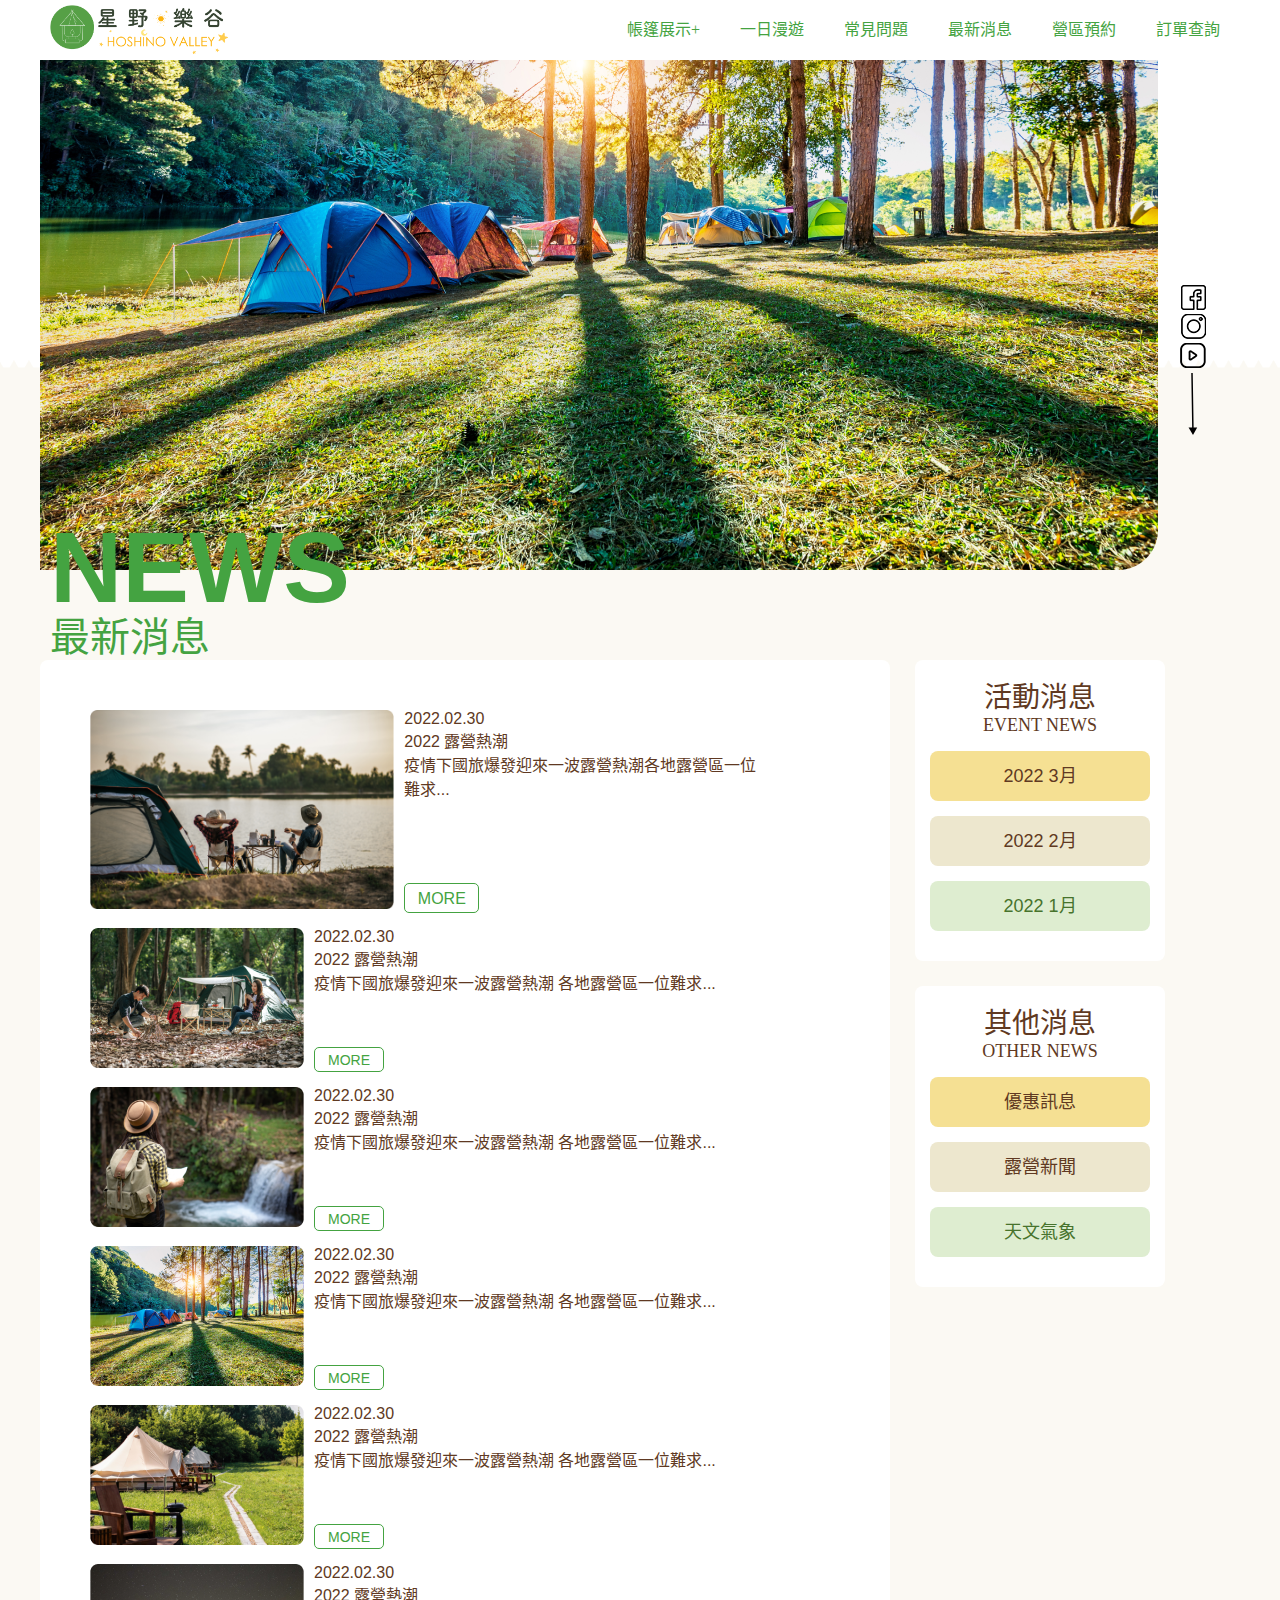
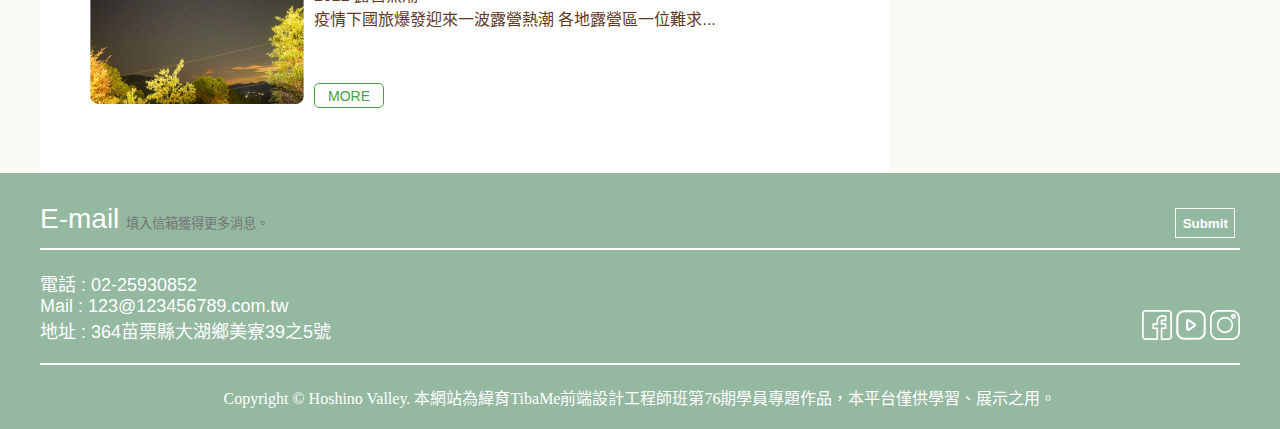
<file: news.html>
<!DOCTYPE html>
<html lang="zh-tw">

<head>
    <meta charset="UTF-8">
    <meta http-equiv="X-UA-Compatible" content="IE=edge">
    <meta name="viewport" content="width=device-width, initial-scale=1.0">
    <title>最新消息</title>
    <link rel="stylesheet" href="https://cdnjs.cloudflare.com/ajax/libs/font-awesome/6.1.1/css/all.min.css"
        integrity="sha512-KfkfwYDsLkIlwQp6LFnl8zNdLGxu9YAA1QvwINks4PhcElQSvqcyVLLD9aMhXd13uQjoXtEKNosOWaZqXgel0g=="
        crossorigin="anonymous" referrerpolicy="no-referrer" />
    <link rel="stylesheet" href="css/common.css">
    <link rel="stylesheet" href="css/news.css">



</head>

<body>

    <!--header-->
    <div class="wrapper">
        <nav>
            <a href="index.html"><img class="nav_logo" src="img/logo-02.png" alt=""></a>
            <!-- 漢堡 -->
            <button class="hamburger hamburger--vortex is-active" type="button">
                <span class="hamburger-box ">
                  <span class="hamburger-inner"></span>
                </span>
              </button>
            <!-- <i class="fa-solid fa-bars" id="ham"></i> -->

            <!-- 導覽列的右邊 -->
            <ul class="nav_ul">
                <li>
                    <a>帳篷展示+</a>
                    <!-- 子選單 -->
                    <ol>
                        <li><a href="tent.html">露營車</a></li>
                        <li><a href="tent.html">豪華帳篷</a></li>
                        <li><a href="tent.html">普通帳篷</a></li>
                    </ol>
                </li>
                <li><a href="oneday.html">一日漫遊</a></li>
                <!-- <li><a href="traffic.html">交通指南</a></li> -->
                <li><a href="qanda.html">常見問題</a></li>
                <li><a href="news.html">最新消息</a></li>
                <li><a href="reserve.html">營區預約</a></li>
                <li><a href="oder_check.html">訂單查詢</a></li>

            </ul>
        </nav>
    </div>
    <!--header-->
    <!-- banner -->
    <div class="wave_banner_up">
        <div class="main_banner">

            <div class="left_banner">
                <h2>NEWS</h2>
                <h3>最新消息</h3>

            </div>
            <div class="right_banner">

                <div class="right_icon">

                    <a href=""><img src="img/facebook_small.png" alt=""></a>

                    <a href=""><img src="img/instagram_small.png" alt=""></a>

                    <a href=""><img src="img/youtube_small.png" alt=""></a>

                    <img src="img/Arrow 3.svg" alt="">
                </div>

            </div>

        </div>
        <!-- banner -->
        <!-- 消息內容 -->
        <div class="news_1200">
            <div class="news_flex">
                <!-- 左半邊 -->
                <a style="color:#603922" href="">
                    <div class="news_left">
                        <div class="news_bg">
                            <img style="width:100%" src="img/news_big1.png" alt="">
                            <div class="big_txt">
                                <h3>2022.02.30</h3>
                                <h2>2022 露營熱潮</h2>
                                <p>疫情下國旅爆發迎來一波露營熱潮各地露營區一位難求...</p>
                                <a class="news_btn" href="">MORE</a>
                            </div>
                        </div>
                </a>
                <a style="color:#603922" href="">
                    <div class="news_small only">
                        <img src="img/news_sm1.png" alt="">
                        <div class="sm_txt">
                            <h3>2022.02.30</h3>
                            <h2>2022 露營熱潮</h2>
                            <p>疫情下國旅爆發迎來一波露營熱潮
                                各地露營區一位難求...
                            </p>
                            <a class="news_btn sm_btn" href="">MORE</a>
                        </div>
                    </div>
                </a>

                <a style="color:#603922" href="">
                    <div class="news_small only">
                        <img src="img/news_sm4.png" alt="">
                        <div class="sm_txt">
                            <h3>2022.02.30</h3>
                            <h2>2022 露營熱潮</h2>
                            <p>疫情下國旅爆發迎來一波露營熱潮
                                各地露營區一位難求...
                            </p>
                            <a class="news_btn sm_btn" href="">MORE</a>
                        </div>
                    </div>
                </a>
                <a style="color:#603922" href="">
                    <div class="news_small lost">
                        <img src="img/news_sm3.png" alt="">
                        <div class="sm_txt">
                            <h3>2022.02.30</h3>
                            <h2>2022 露營熱潮</h2>
                            <p>疫情下國旅爆發迎來一波露營熱潮
                                各地露營區一位難求...
                            </p>
                            <a class="news_btn sm_btn" href="">MORE</a>
                        </div>
                    </div>
                </a>
                <a style="color:#603922" href="">
                    <div class="news_small lost">
                        <img src="img/news_sm2.png" alt="">
                        <div class="sm_txt">
                            <h3>2022.02.30</h3>
                            <h2>2022 露營熱潮</h2>
                            <p>疫情下國旅爆發迎來一波露營熱潮
                                各地露營區一位難求...
                            </p>
                            <a class="news_btn sm_btn" href="">MORE</a>
                        </div>
                    </div>
                </a>
                <a style="color:#603922" href="">
                    <div class="news_small lost">
                        <img src="img/news_sm5.png" alt="">
                        <div class="sm_txt">
                            <h3>2022.02.30</h3>
                            <h2>2022 露營熱潮</h2>
                            <p>疫情下國旅爆發迎來一波露營熱潮
                                各地露營區一位難求...
                            </p>
                            <a class="news_btn sm_btn" href="">MORE</a>
                        </div>
                    </div>
                </a>



            </div>
            <!-- 右半邊 -->
            <div class="news_right_col">
                <div class="event_news card">
                    <h3>活動消息</h3>
                    <h4>EVENT NEWS</h4>
                    <a class="btn event1" href="">2022 3月</a>
                    <a class="btn event2" href="">2022 2月</a>
                    <a class="btn event3" href="">2022 1月</a>
                </div>
                <div class="other_news card">
                    <h3>其他消息</h3>
                    <h4>OTHER NEWS</h4>
                    <a class="btn other1" href="">優惠訊息</a>
                    <a class="btn other2" href="">露營新聞</a>
                    <a class="btn other3" href="">天文氣象</a>
                </div>
            </div>
        </div>
    </div>
    <!-- 消息內容 -->



    </div>
    <!-- footer -->
    <footer>
        <div class="email">
            <form action="">
                <label for="" class="mail-1">E-mail</label>
                <input name="user_name" placeholder="填入信箱獲得更多消息。" class="mail-2">
                <input type="submit" class="email-btn">
            </form>
            <div class="line"></div>
        </div>

        <div class="footer_txt">
            <div class="footer_txt_up">
                <div class="footer_left">
                    <p>電話 : 02-25930852 <br>
                        Mail : 123@123456789.com.tw <br>
                        地址 : 364苗栗縣大湖鄉美寮39之5號</p>
                </div>
                <div class="footer_right">
                    <a href=""><img src="img/facebook.png" alt=""></a>
                    <a href=""><img src="img/youtube.png" alt=""></a>
                    <a href=""><img src="img/ig.png" alt=""></a>
                </div>
            </div>

            <div class="copyright">
                <div class="line"></div>
                <p>
                    Copyright © Hoshino Valley.
                    本網站為緯育TibaMe前端設計工程師班第76期學員專題作品，本平台僅供學習、展示之用。
                </p>
            </div>
        </div>


    </footer>
    <script src="https://cdnjs.cloudflare.com/ajax/libs/jquery/3.6.0/jquery.js"></script>

    <script src="JS/common.js"></script>
    <!-- footer -->


</body>
</file>
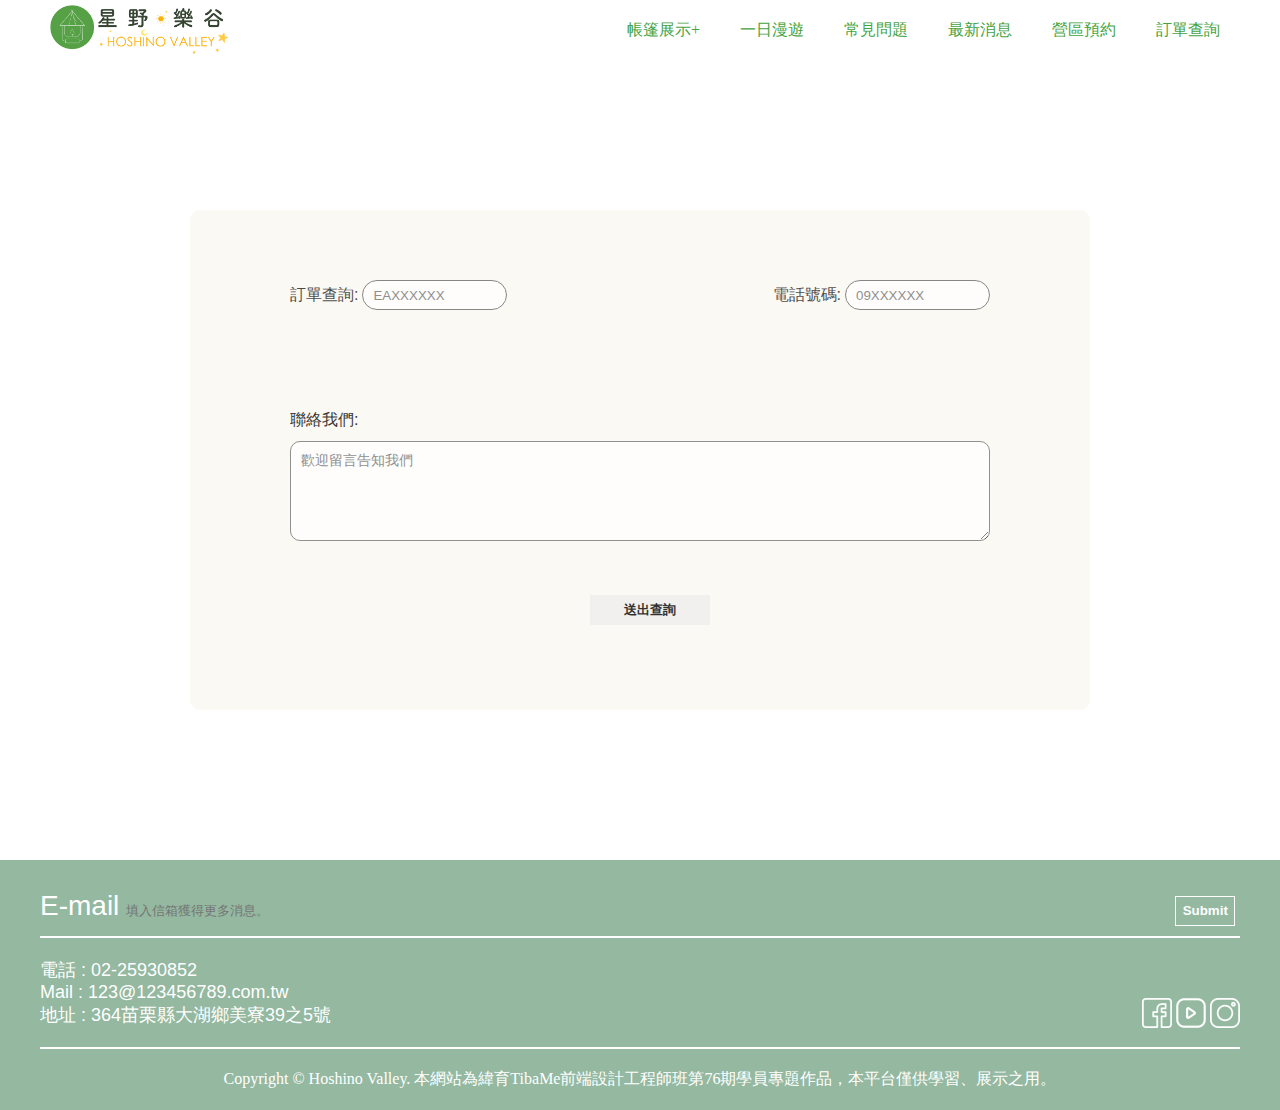
<file: oder_check.html>
<!DOCTYPE html>
<html lang="en">

<head>
    <meta charset="UTF-8">
    <meta http-equiv="X-UA-Compatible" content="IE=edge">
    <meta name="viewport" content="width=device-width, initial-scale=1.0">
    <title>訂單查詢</title>
    <link rel="stylesheet" href="https://cdnjs.cloudflare.com/ajax/libs/font-awesome/6.1.1/css/all.min.css"
        integrity="sha512-KfkfwYDsLkIlwQp6LFnl8zNdLGxu9YAA1QvwINks4PhcElQSvqcyVLLD9aMhXd13uQjoXtEKNosOWaZqXgel0g=="
        crossorigin="anonymous" referrerpolicy="no-referrer" />
    <link rel="stylesheet" href="css/common.css">
    <link rel="stylesheet" href="css/oder_check.css">

</head>

<body>
    <!-- 導覽列 -->
    <div class="wrapper">
        <nav>
            <a href="index.html"><img class="nav_logo" src="img/logo-02.png" alt=""></a>
            <!-- 漢堡 -->
            <button class="hamburger hamburger--vortex is-active" type="button">
                <span class="hamburger-box ">
                  <span class="hamburger-inner"></span>
                </span>
              </button>
            <!-- <i class="fa-solid fa-bars" id="ham"></i> -->
            <!-- 導覽列的右邊 -->
            <ul class="nav_ul">
                <li>
                    <a>帳篷展示+</a>
                    <!-- 子選單 -->
                    <ol>
                        <li><a href="tent.html">露營車</a></li>
                        <li><a href="tent.html">豪華帳篷</a></li>
                        <li><a href="tent.html">普通帳篷</a></li>

                    </ol>
                </li>
                <li><a href="oneday.html">一日漫遊</a></li>
                <!-- <li><a href="traffic.html">交通指南</a></li> -->
                <li><a href="qanda.html">常見問題</a></li>
                <li><a href="news.html">最新消息</a></li>
                <li><a href="reserve.html">營區預約</a></li>
                <li><a href="oder_check.html">訂單查詢</a></li>

            </ul>


        </nav>
        <!-- 訂單查詢 -->
    </div>
    <!-- 中間內容 -->
    <div class="w1200bg">
        <div class="w1200">
            <form class="main_check_up" action="">
                <div class="oder">
                    <label for="" class="oder_search">訂單查詢:</label>
                    <input name="oder_name" placeholder="EAXXXXXX" class="oder_num">
                </div>
                <div class="tel">
                    <label for="" class="oder_tel">電話號碼:</label>
                    <input name="oder_tel-2" placeholder="09XXXXXX" class="oder_tel-3">
                </div>
            </form>
            <form action="">
                <div class="main_check_down">
                    <div class="contact_us">
                        <label for="" class="contact_us_1">聯絡我們:</label>
 <textarea name="" id="" cols="30" rows="10"  placeholder="歡迎留言告知我們" ></textarea>
                        <input type="submit" value="送出查詢" class="submit_btn">


                    </div>
                </div>
            </form>

        </div>
    </div>



    <!-- <input type="submit" class="email-btn"> -->

      <!-- footer -->
      <footer>
        <div class="email">
            <form action="">
                <label for="" class="mail-1">E-mail</label>
                <input name="user_name" placeholder="填入信箱獲得更多消息。" class="mail-2">
                <input type="submit" class="email-btn">
            </form>
            <div class="line"></div>
        </div>

        <div class="footer_txt">
            <div class="footer_txt_up">
                <div class="footer_left">
                    <p>電話 : 02-25930852 <br>
                        Mail : 123@123456789.com.tw <br>
                        地址 : 364苗栗縣大湖鄉美寮39之5號</p>
                </div>
                <div class="footer_right">
                    <a href=""><img src="img/facebook.png" alt=""></a>
                    <a href=""><img src="img/youtube.png" alt=""></a>
                    <a href=""><img src="img/ig.png" alt=""></a>
                </div>
            </div>

            <div class="copyright">
                <div class="line"></div>
                <p>
                    Copyright © Hoshino Valley.
                    本網站為緯育TibaMe前端設計工程師班第76期學員專題作品，本平台僅供學習、展示之用。
                </p>
            </div>
        </div>
    </footer>


    <script src="https://cdnjs.cloudflare.com/ajax/libs/jquery/3.6.0/jquery.js"></script>
<script src="JS/common.js"></script>

</body>

</html>
</file>
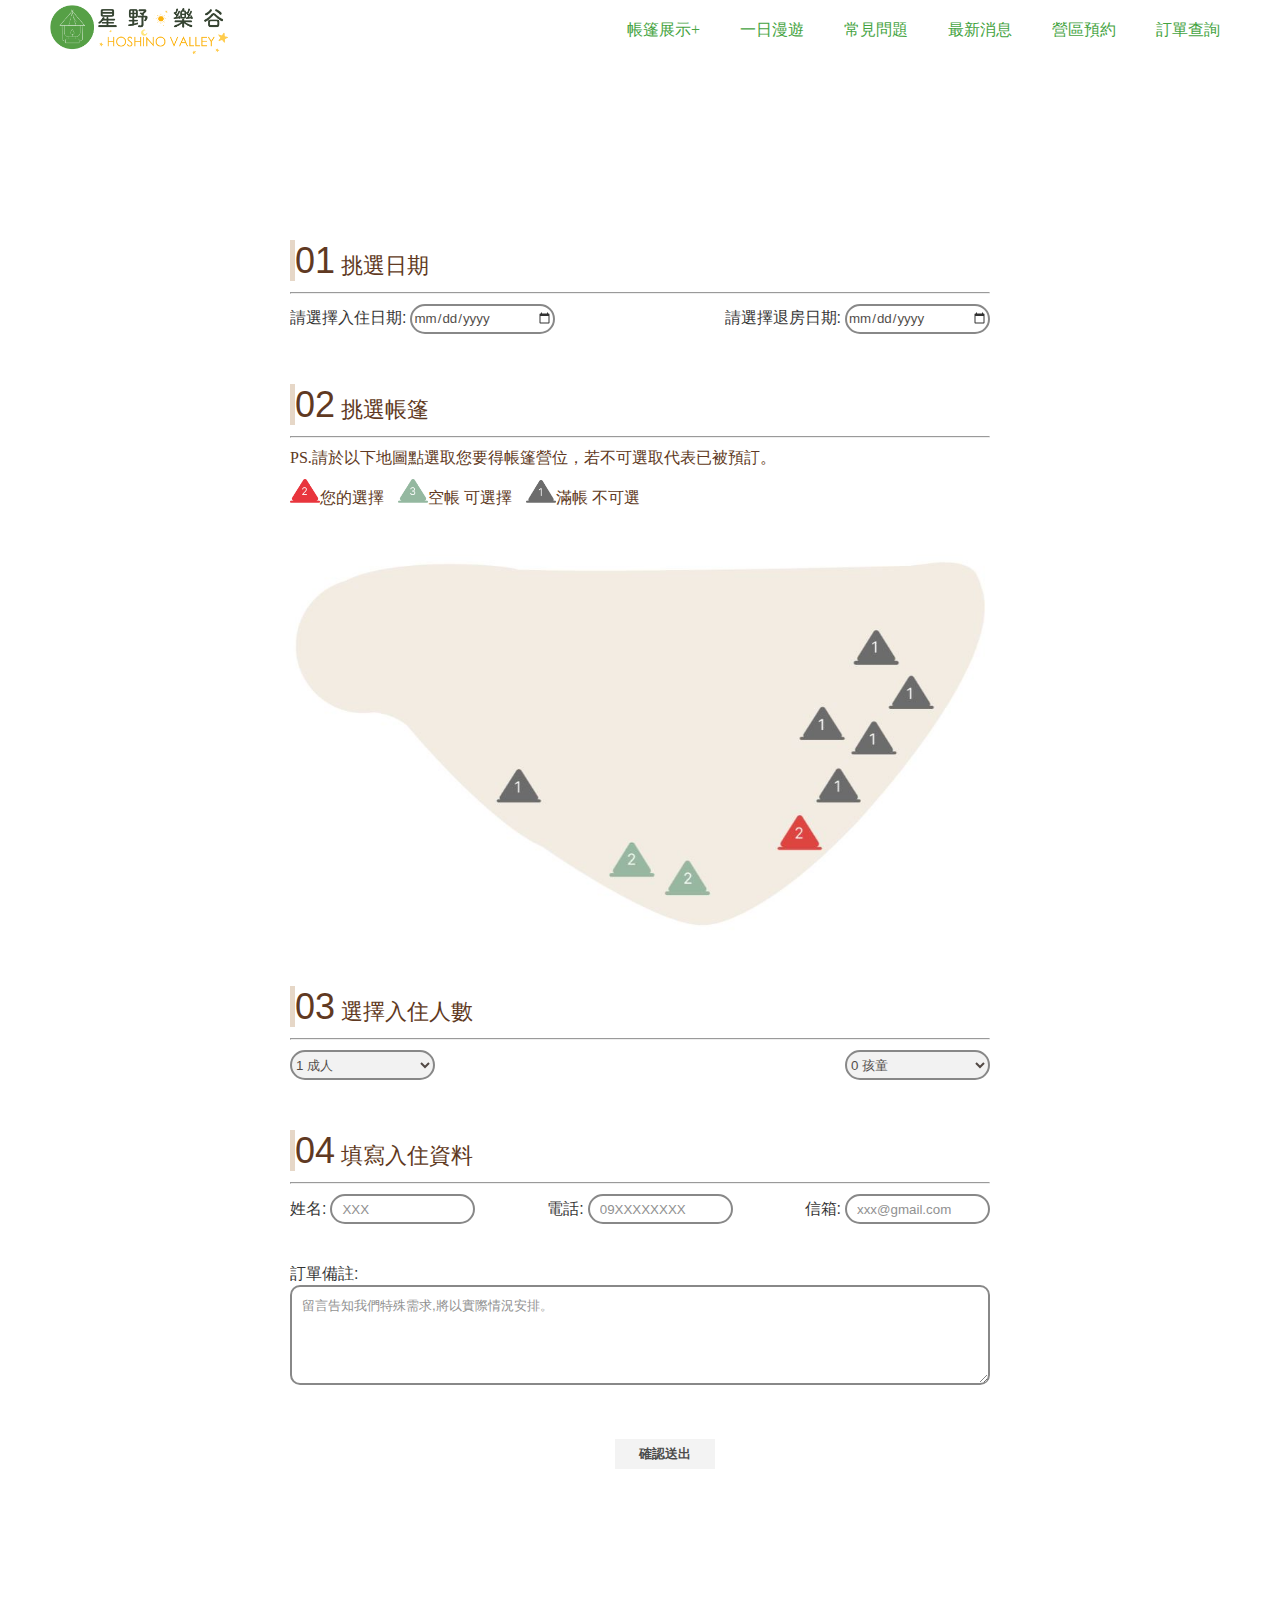
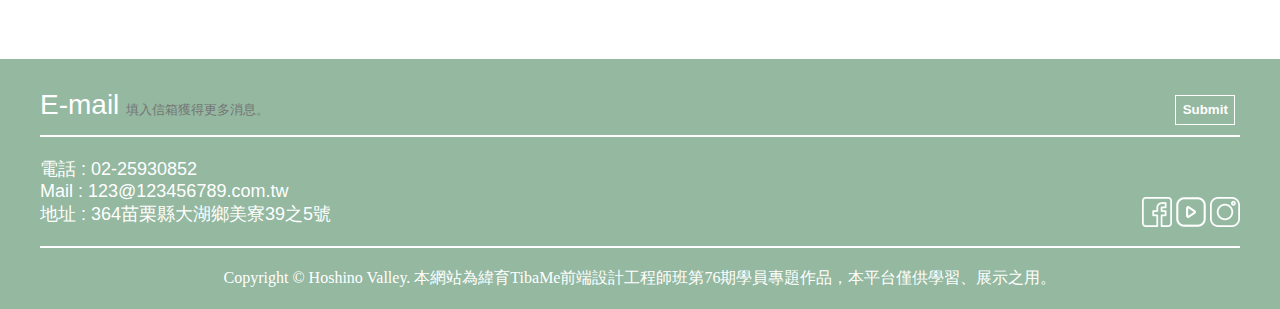
<file: reserve.html>
<!DOCTYPE html>
<html lang="en">

<head>
    <meta charset="UTF-8">
    <meta http-equiv="X-UA-Compatible" content="IE=edge">
    <meta name="viewport" content="width=device-width, initial-scale=1.0">
    <title>預約帳篷</title>
    <link rel="stylesheet" href="https://cdnjs.cloudflare.com/ajax/libs/font-awesome/6.1.1/css/all.min.css"
        integrity="sha512-KfkfwYDsLkIlwQp6LFnl8zNdLGxu9YAA1QvwINks4PhcElQSvqcyVLLD9aMhXd13uQjoXtEKNosOWaZqXgel0g=="
        crossorigin="anonymous" referrerpolicy="no-referrer" />
    <link rel="stylesheet" href="css/common.css">
    <link rel="stylesheet" href="css/reserve.css">
</head>

<body>
    <!-- 導覽列 -->
    <div class="wrapper">
        <nav>
            <a href="index.html"><img class="nav_logo" src="img/logo-02.png" alt=""></a>
            <!-- 漢堡 -->
            <button class="hamburger hamburger--vortex is-active" type="button">
                <span class="hamburger-box ">
                  <span class="hamburger-inner"></span>
                </span>
              </button>
            <!-- <i class="fa-solid fa-bars" id="ham"></i> -->
            <!-- 導覽列的右邊 -->
            <ul class="nav_ul">
                <li>
                    <a>帳篷展示+</a>
                    <!-- 子選單 -->
                    <ol>
                        <li><a href="tent.html">露營車</a></li>
                        <li><a href="tent.html">豪華帳篷</a></li>
                        <li><a href="tent.html">普通帳篷</a></li>

                    </ol>
                </li>
                <li><a href="oneday.html">一日漫遊</a></li>
                <!-- <li><a href="traffic.html">交通指南</a></li> -->
                <li><a href="qanda.html">常見問題</a></li>
                <li><a href="news.html">最新消息</a></li>
                <li><a href="reserve.html">營區預約</a></li>
                <li><a href="oder_check.html">訂單查詢</a></li>


            </ul>


        </nav>
        <!-- 訂單查詢 -->
    </div>
    <!-- 中間內容 -->
    <div class="w1200bg">
        <!-- 入住資料填寫 -->
        <div class="w1200">
            <!-- 入住時間 -->
            <div class="check_time">
                <h2 class="title"> <span>01</span> 挑選日期</h2>
                <hr>
                <!-- 入住日期 -->
                <form action="">
                    <div class="check_in">
                        <label for="" class="oder_search">請選擇入住日期:</label>
                        <input type="date" name="checkin_data" class="date" placeholder="年/月/日">
                    </div>

                    <!-- 退房日期 -->
                    <div class="check_out">
                        <label for="" class="oder_search">請選擇退房日期:</label>
                        <input type="date" name="checkout_data" class="date" placeholder="年/月/日">

                    </div>
                </form>
            </div>
            <!-- 選擇帳篷 -->

            <h2 class="title"> <span>02</span> 挑選帳篷</h2>
            <hr>
            <div class="ps">PS.請於以下地圖點選取您要得帳篷營位，若不可選取代表已被預訂。</div>
            <span class="chose_txt"><img src="img/2.png" alt="">您的選擇</span>
            <span class="chose_txt"><img src="img/3.png" alt="">空帳 可選擇</span>
            <span class="chose_txt"><img src="img/1.png" alt="">滿帳 不可選</span>



            <img class="tent_chose" src="img/tent_chose.JPG" alt="">
            <!-- 入住人數 -->


            <h2 class="title"> <span>03</span> 選擇入住人數</h2>
            <hr>
            <div class="tent_people">

                <select name="num" class="adult">

                    <option value="1" selected="">1 成人</option>
                    <option value="2">2 成人</option>
                    <option value="3">3 成人</option>
                    <option value="4">4 成人</option>
                </select>

                <select name="num" class="child">
                    <option value="1" selected="">0 孩童</option>
                    <option value="2">1 孩童</option>
                    <option value="3">2 孩童</option>
                    <option value="4">3 孩童</option>
                </select>
            </div>

            <!-- 填寫入住資料 -->
            <h2 class="title"> <span>04</span> 填寫入住資料</h2>
            <hr>
            <form class="main_check_up" action="">
                <div class="oder">
                    <label for="" class="oder_search">姓名:</label>
                    <input name="oder_name" placeholder="XXX" class="oder_name2">
                </div>
                <div class="tel">
                    <label for="" class="oder_tel">電話:</label>
                    <input name="oder_tel-2" placeholder="09XXXXXXXX" class="oder_tel-3">
                </div>

                <div class="mail">
                    <label for="" class="oder_mail">信箱:</label>
                    <input name="oder_mail-2" placeholder="xxx@gmail.com" class="oder_mail-3">
                </div>
            </form>
            <form action="">
                <div class="main_check_down">
                    <div class="contact_us">
                        <label for="" class="contact_us_1">訂單備註:</label>
                        <br>
                        <textarea name="" id="" cols="30" rows="10" placeholder="留言告知我們特殊需求,將以實際情況安排。"></textarea>

                    </div>
                </div>
            </form>
            <input type="submit" value="確認送出" class="submit_btn">

        </div>
    </div>



    <!-- <input type="submit" class="email-btn"> -->

    <!-- footer -->
    <footer>
        <div class="email">
            <form action="">
                <label for="" class="mail-1">E-mail</label>
                <input name="user_name" placeholder="填入信箱獲得更多消息。" class="mail-2">
                <input type="submit" class="email-btn">
            </form>
            <div class="line"></div>
        </div>

        <div class="footer_txt">
            <div class="footer_txt_up">
                <div class="footer_left">
                    <p>電話 : 02-25930852 <br>
                        Mail : 123@123456789.com.tw <br>
                        地址 : 364苗栗縣大湖鄉美寮39之5號</p>
                </div>
                <div class="footer_right">
                    <a href=""><img src="img/facebook.png" alt=""></a>
                    <a href=""><img src="img/youtube.png" alt=""></a>
                    <a href=""><img src="img/ig.png" alt=""></a>
                </div>
            </div>

            <div class="copyright">
                <div class="line"></div>
                <p>
                    Copyright © Hoshino Valley.
                    本網站為緯育TibaMe前端設計工程師班第76期學員專題作品，本平台僅供學習、展示之用。
                </p>
            </div>
        </div>
    </footer>

    <script src="https://cdnjs.cloudflare.com/ajax/libs/jquery/3.6.0/jquery.js"></script>
<script src="JS/common.js"></script>
</body>

</html>
</file>
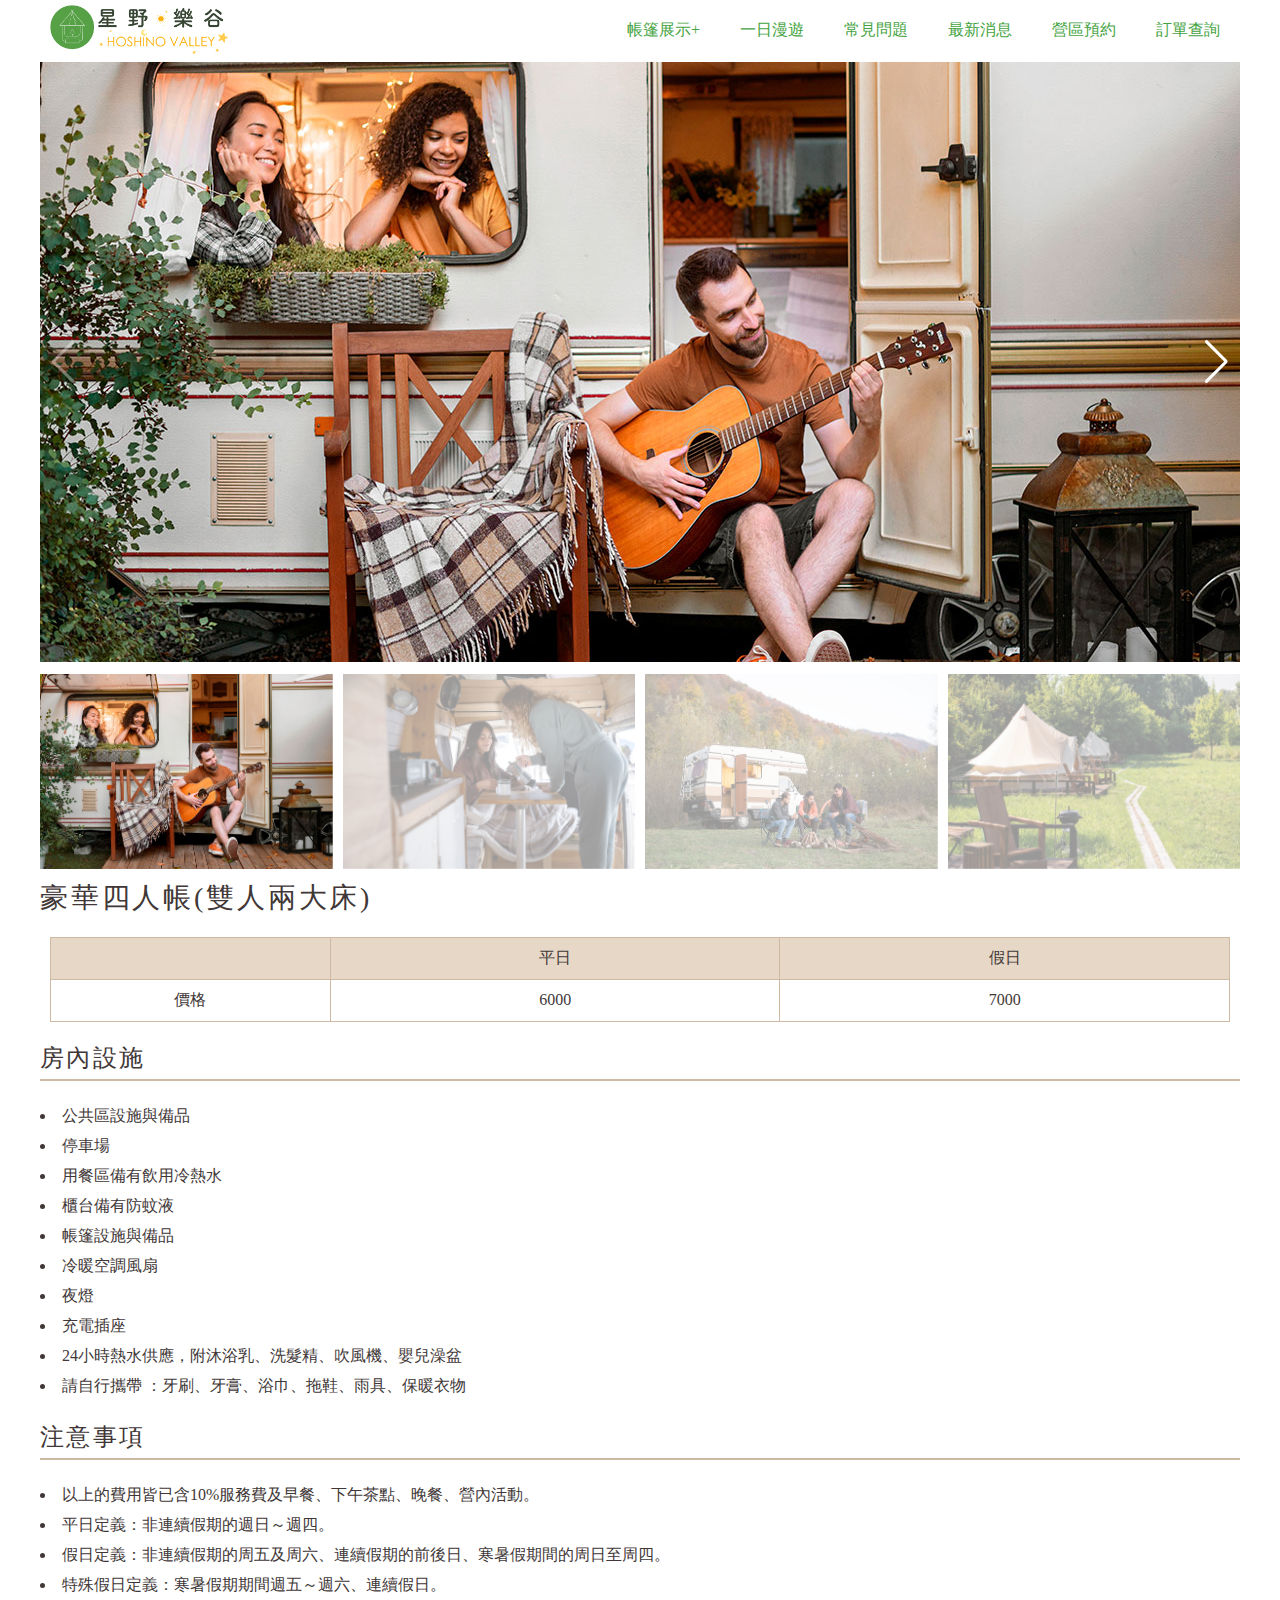
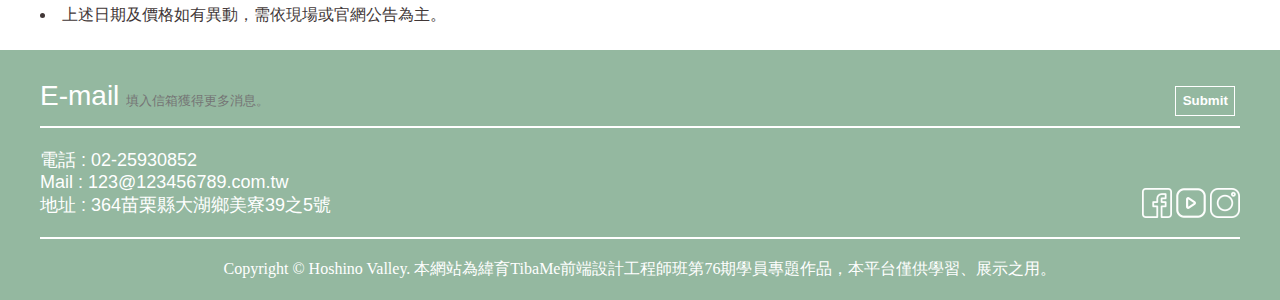
<file: tent.html>
<!DOCTYPE html>
<html lang="en">

<head>
    <meta charset="UTF-8">
    <meta http-equiv="X-UA-Compatible" content="IE=edge">
    <meta name="viewport" content="width=device-width, initial-scale=1.0">
    <title>帳篷展示</title>
    <link rel="stylesheet" href="https://unpkg.com/swiper@8/swiper-bundle.min.css" />
    <link rel="stylesheet" href="css/common.css">
    <link rel="stylesheet" href="css/tent.css">

</head>

<body>

    <!-- 最外層1200框 -->
    <div class="wrapper">
        <nav>
            <a href="index.html"><img class="nav_logo" src="img/logo-02.png" alt=""></a>
            <button class="hamburger hamburger--vortex is-active" type="button">
                <span class="hamburger-box ">
                    <span class="hamburger-inner"></span>
                </span>
            </button>
            <!-- 導覽列的右邊 -->
            <ul class="nav_ul">
                <li>
                    <a>帳篷展示+</a>
                    <!-- 子選單 -->
                    <ol>
                        <li><a href="tent.html">露營車</a></li>
                        <li><a href="tent.html">豪華帳篷</a></li>
                        <li><a href="tent.html">普通帳篷</a></li>

                    </ol>
                </li>
                <li><a href="oneday.html">一日漫遊</a></li>
                <!-- <li><a href="traffic.html">交通指南</a></li> -->
                <li><a href="qanda.html">常見問題</a></li>
                <li><a href="news.html">最新消息</a></li>
                <li><a href="reserve.html">營區預約</a></li>
                <li><a href="oder_check.html">訂單查詢</a></li>

            </ul>
        </nav>
    </div>
    <!-- 帳篷輪播banner -->

    <div class="main_bg_banner">
        <div class="tent_banner swiper mySwiper2"
            style="--swiper-navigation-color: #fff; --swiper-pagination-color: #fff">

            <!-- <img id="big_img" src="img/tent_img_big.jpg" alt=""> -->
            <div class="tent_pho_flex swiper-wrapper">
                <!-- <a href=""><img class="tent_arr_left" src="img/tent_arr_left.png" alt=""></a> -->
                <div class="swiper-slide">
                    <img id="sm_img1" src="img/tent_img_1.jpg" alt="">
                </div>
                <div class="swiper-slide">
                    <img id="sm_img2" src="img/tent_img_4.jpg" alt="">
                </div>
                <div class="swiper-slide">
                    <img id="sm_img3" src="img/tent_img_7.jpg" alt="">
                </div>
                <div class="swiper-slide">
                    <img id="sm_img4" src="img/tent_img_6.jpg" alt="">
                </div>
                <div class="swiper-slide">
                    <img id="sm_img4" src="img/tent_img_2.jpg" alt="">
                </div>
                <div class="swiper-slide">
                    <img id="sm_img4" src="img/tent_img_8.jpg" alt="">
                </div>
                <div class="swiper-slide">
                    <img id="sm_img4" src="img/tent_img_5.jpg" alt="">
                </div>
                <div class="swiper-slide">
                    <img id="sm_img4" src="img/tent_img_3.jpg" alt="">
                </div>
                <!-- <a href=""><img class="tent_arr_right" src="img/tent_arr_right.png" alt=""></a> -->
            </div>
            <div class="swiper-button-next"></div>
            <div class="swiper-button-prev"></div>
        </div>
        <div thumbsSlider="" class="swiper mySwiper">
            <div class="tent_pho_flex swiper-wrapper">
                <!-- <a href=""><img class="tent_arr_left" src="img/tent_arr_left.png" alt=""></a> -->
                <div class="swiper-slide">
                    <img id="sm_img1" src="img/tent_img_1.jpg" alt="">
                </div>
                <div class="swiper-slide">
                    <img id="sm_img2" src="img/tent_img_4.jpg" alt="">
                </div>
                <div class="swiper-slide">
                    <img id="sm_img3" src="img/tent_img_7.jpg" alt="">
                </div>
                <div class="swiper-slide">
                    <img id="sm_img4" src="img/tent_img_6.jpg" alt="">
                </div>
                <div class="swiper-slide">
                    <img id="sm_img4" src="img/tent_img_2.jpg" alt="">
                </div>
                <div class="swiper-slide">
                    <img id="sm_img4" src="img/tent_img_8.jpg" alt="">
                </div>
                <div class="swiper-slide">
                    <img id="sm_img4" src="img/tent_img_5.jpg" alt="">
                </div>
                <div class="swiper-slide">
                    <img id="sm_img4" src="img/tent_img_3.jpg" alt="">
                </div>
            </div>
        </div>
        <!-- 房間介紹 -->
        <div class="room_bg">
            <div class="room">
                <h3>豪華四人帳(雙人兩大床)</h3>
                <!-- 房價 -->
                <div class="room_price">
                    <table>
                        <thead>
                            <th></th>
                            <th>平日</th>
                            <th>假日</th>

                        </thead>
                        <tbody>
                            <tr>
                                <td>價格</td>
                                <td>6000</td>
                                <td>7000</td>
                            </tr>
                        </tbody>
                    </table>
                </div>
            </div>
        </div>

        <!-- 房內設施 -->
        <h4>房內設施</h4>
        <div class="room_line"></div>
        <div class="inroom">
            <ul class="inroom_ul">
                <li class="inroom_li">公共區設施與備品</li>
                <li class="inroom_li">停車場</li>
                <li class="inroom_li">用餐區備有飲用冷熱水</li>
                <li class="inroom_li">櫃台備有防蚊液</li>
                <li class="inroom_li">帳篷設施與備品</li>
                <li class="inroom_li">冷暖空調風扇</li>
                <li class="inroom_li">夜燈</li>
                <li class="inroom_li">充電插座</li>
                <li class="inroom_li">24小時熱水供應，附沐浴乳、洗髮精、吹風機、嬰兒澡盆</li>
                <li class="inroom_li">請自行攜帶 ：牙刷、牙膏、浴巾、拖鞋、雨具、保暖衣物</li>
            </ul>
        </div>

        <h4>注意事項</h4>
        <div class="room_line"></div>
        <div class="inroom">
            <ul class="inroom_ul">
                <li class="inroom_li">以上的費用皆已含10%服務費及早餐、下午茶點、晚餐、營內活動。
                </li>
                <li class="inroom_li">平日定義：非連續假期的週日～週四。</li>
                <li class="inroom_li">假日定義：非連續假期的周五及周六、連續假期的前後日、寒暑假期間的周日至周四。</li>
                <li class="inroom_li">特殊假日定義：寒暑假期期間週五～週六、連續假日。</li>
                <li class="inroom_li">上述日期及價格如有異動，需依現場或官網公告為主。</li>

            </ul>
        </div>
    </div>


    <!-- footer -->
    <footer>
        <div class="email">
            <form action="">
                <label for="" class="mail-1">E-mail</label>
                <input name="user_name" placeholder="填入信箱獲得更多消息。" class="mail-2">
                <input type="submit" class="email-btn">
            </form>
            <div class="line"></div>
        </div>

        <div class="footer_txt">
            <div class="footer_txt_up">
                <div class="footer_left">
                    <p>電話 : 02-25930852 <br>
                        Mail : 123@123456789.com.tw <br>
                        地址 : 364苗栗縣大湖鄉美寮39之5號</p>
                </div>
                <div class="footer_right">
                    <a href=""><img src="img/facebook.png" alt=""></a>
                    <a href=""><img src="img/youtube.png" alt=""></a>
                    <a href=""><img src="img/ig.png" alt=""></a>
                </div>
            </div>

            <div class="copyright">
                <div class="line"></div>
                <p>
                    Copyright © Hoshino Valley.
                    本網站為緯育TibaMe前端設計工程師班第76期學員專題作品，本平台僅供學習、展示之用。
                </p>
            </div>
        </div>
    </footer>
    <script src="https://cdnjs.cloudflare.com/ajax/libs/jquery/3.6.0/jquery.js"></script>
    <script src="https://unpkg.com/swiper@8/swiper-bundle.min.js"></script>
    <script src="JS/tent.js"></script>
    <script src="JS/common.js"></script>


</body>

</html>
</file>
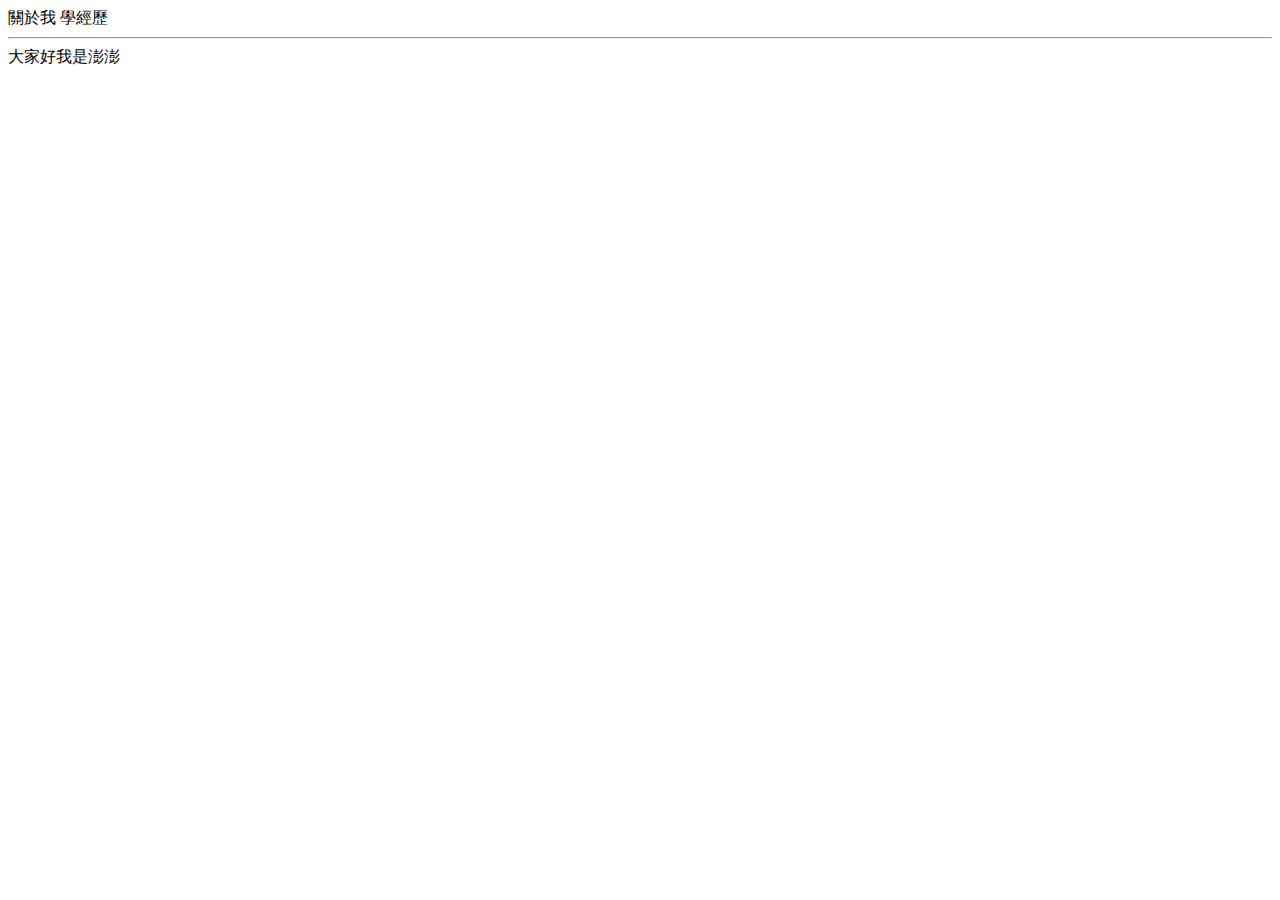
<file: test.html>
<!DOCTYPE html>
<html lang="en">

<head>
    <meta charset="UTF-8">
    <meta http-equiv="X-UA-Compatible" content="IE=edge">
    <meta name="viewport" content="width=device-width, initial-scale=1.0">
    <title>123</title>
    <script src="https://cdnjs.cloudflare.com/ajax/libs/jquery/3.6.0/jquery.js"></script>

    <style>
        .img {

            font-size: 30px;
            color: blue;
        }
    </style>
</head>

<body>

    <div>
        <span onclick="about()">關於我</span>
        <span onclick="school()">學經歷</span>

    </div>
    <hr>

    <div id="about">大家好我是澎澎</div>
    <div id="school" style="display: none;">我是心理系畢業的</div>


    <script>
        // function about(){
        //     let about = document.getElementById("about")
        //     let school = document.querySelector("#school")
        //     school.style.display="none";
        //     about.style.display="block";
         
        // }

        // function school(){
        //     let school = document.querySelector("#school");
        //    let about = document.querySelector("#about");
        // //    console.log(about);
        // about.style.display="none";
        // school.style.display="block";
        // }
    
function add(x,y){
    console.log(`相加為${x+y}分`);
    // return x+y
    let a= x+y

}

let total= add(40,60);
console.log(a);

    </script>
</body>

</html>
</file>
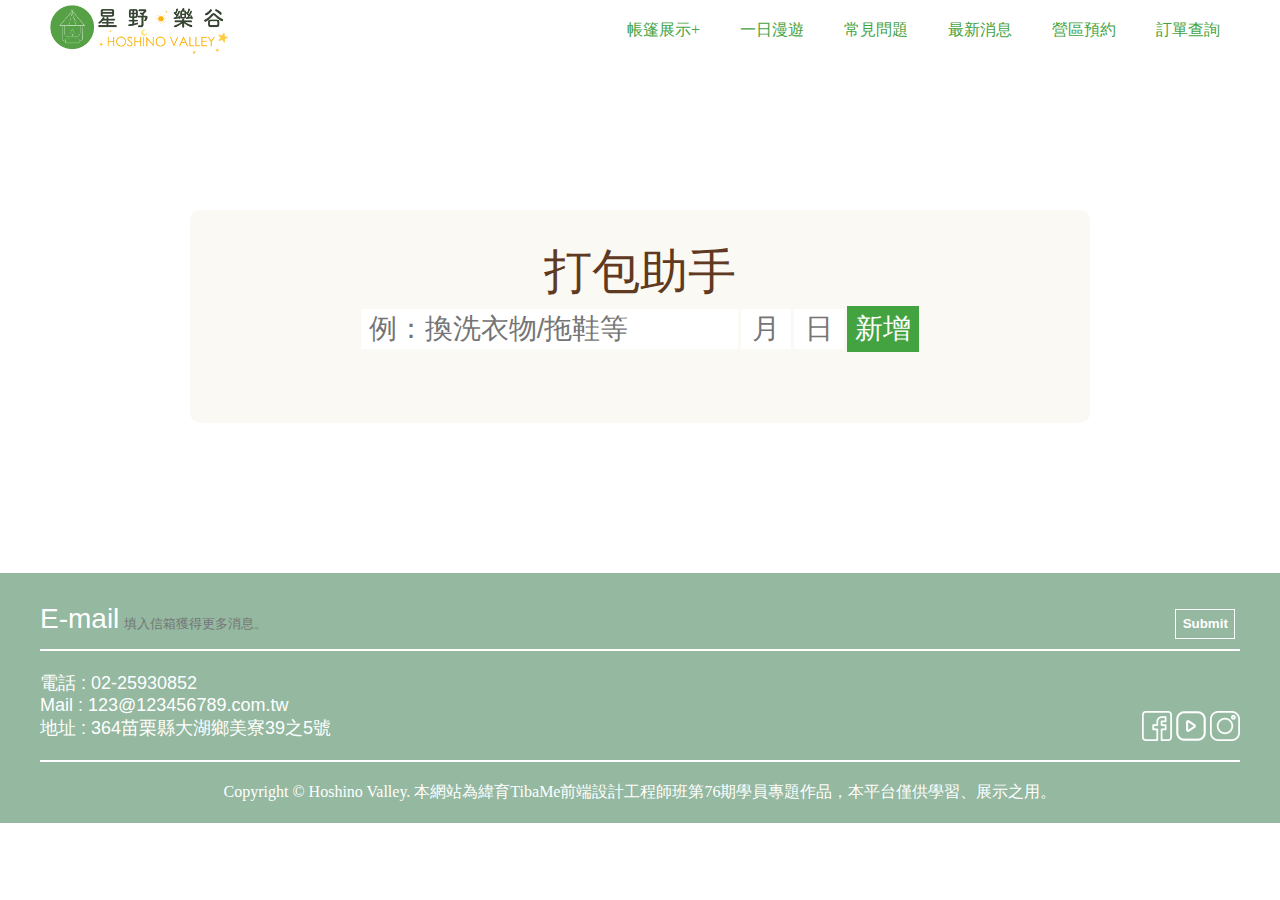
<file: todolist.html>
<!DOCTYPE html>
<html lang="en">

<head>
    <meta charset="UTF-8">
    <meta http-equiv="X-UA-Compatible" content="IE=edge">
    <meta name="viewport" content="width=device-width, initial-scale=1.0">
    <title>訂單查詢</title>
    <link rel="stylesheet" href="https://cdnjs.cloudflare.com/ajax/libs/font-awesome/6.1.1/css/all.min.css"
        integrity="sha512-KfkfwYDsLkIlwQp6LFnl8zNdLGxu9YAA1QvwINks4PhcElQSvqcyVLLD9aMhXd13uQjoXtEKNosOWaZqXgel0g=="
        crossorigin="anonymous" referrerpolicy="no-referrer" />
    <link rel="stylesheet" href="css/common.css">
    <link rel="stylesheet" href="https://cdnjs.cloudflare.com/ajax/libs/font-awesome/6.2.0/css/all.min.css"
        integrity="sha512-xh6O/CkQoPOWDdYTDqeRdPCVd1SpvCA9XXcUnZS2FmJNp1coAFzvtCN9BmamE+4aHK8yyUHUSCcJHgXloTyT2A=="
        crossorigin="anonymous" referrerpolicy="no-referrer" />
    <link rel="stylesheet" href="css/todolist.css">

</head>

<body>
    <!-- 導覽列 -->
    <div class="wrapper">
        <nav>
            <a href="index.html"><img class="nav_logo" src="img/logo-02.png" alt=""></a>
            <!-- 漢堡 -->
            <button class="hamburger hamburger--vortex is-active" type="button">
                <span class="hamburger-box ">
                    <span class="hamburger-inner"></span>
                </span>
            </button>
            <!-- <i class="fa-solid fa-bars" id="ham"></i> -->
            <!-- 導覽列的右邊 -->
            <ul class="nav_ul">
                <li>
                    <a>帳篷展示+</a>
                    <!-- 子選單 -->
                    <ol>
                        <li><a href="tent.html">露營車</a></li>
                        <li><a href="tent.html">豪華帳篷</a></li>
                        <li><a href="tent.html">普通帳篷</a></li>

                    </ol>
                </li>
                <li><a href="oneday.html">一日漫遊</a></li>
                <!-- <li><a href="traffic.html">交通指南</a></li> -->
                <li><a href="qanda.html">常見問題</a></li>
                <li><a href="news.html">最新消息</a></li>
                <li><a href="reserve.html">營區預約</a></li>
                <li><a href="oder_check.html">訂單查詢</a></li>

            </ul>


        </nav>
        <!-- 訂單查詢 -->
    </div>
    <!-- 中間內容 -->
    <div class="w1200bg">
        <div class="w1200">
            <header>
                <h1>打包助手</h1>
            </header>
            <form class="todolist_form" action="">
                <input type="text" placeholder="例：換洗衣物/拖鞋等" name="" id="">
                <input type="number" min="1" max="12" placeholder="月" required>
                <input type="number" min="1" max="30" placeholder="日" required>
                <!-- reduired 的意思是必填 -->
                <button class="todolist_btn" type="submit">新增</button>
            </form>
            <section></section>

        </div>
    </div>


    <!-- <input type="submit" class="email-btn"> -->

    <!-- footer -->
    <footer>
        <div class="email">
            <form action="">
                <label for="" class="mail-1">E-mail</label>
                <input name="user_name" placeholder="填入信箱獲得更多消息。" class="mail-2">
                <input type="submit" class="email-btn">
            </form>
            <div class="line"></div>
        </div>

        <div class="footer_txt">
            <div class="footer_txt_up">
                <div class="footer_left">
                    <p>電話 : 02-25930852 <br>
                        Mail : 123@123456789.com.tw <br>
                        地址 : 364苗栗縣大湖鄉美寮39之5號</p>
                </div>
                <div class="footer_right">
                    <a href=""><img src="img/facebook.png" alt=""></a>
                    <a href=""><img src="img/youtube.png" alt=""></a>
                    <a href=""><img src="img/ig.png" alt=""></a>
                </div>
            </div>

            <div class="copyright">
                <div class="line"></div>
                <p>
                    Copyright © Hoshino Valley.
                    本網站為緯育TibaMe前端設計工程師班第76期學員專題作品，本平台僅供學習、展示之用。
                </p>
            </div>
        </div>
    </footer>


    <script src="https://cdnjs.cloudflare.com/ajax/libs/jquery/3.6.0/jquery.js"></script>
    <script src="JS/common.js"></script>
    <script src="JS/app.js"></script>

</body>

</html>
</file>
<file: css/news.css>
/* banner開始 */
* {
    box-sizing: border-box;
    font-family: Arial, "Helvetica Neue", Helvetica, sans-serif;

}

.wave_banner_up {

    background-image: url("../img/news_bg.png");
    background-repeat: repeat-x;
    background-position: 0 300px;
}

.main_banner {
    width: 1200px;
    margin: 0 auto;
    display: flex;
}

.left_banner {
    background-image: url("../img/maskgroup.png");
    width: 1200px;
    height: 600px;
    background-repeat: no-repeat;
    border-radius: 0 0 20px 0;


}

.right_banner {
    display: flex;
}

.right_icon {
    display: flex;
    margin-left: -60px;
    flex-direction: column;
    align-items: center;
    justify-content: center;
}

.right_icon a {
    opacity: 1;
}

.right_icon a:hover {
    opacity: .3;
}

.left_banner h3 {
    color: #44A341;
    font-size: 40px;
    margin-top: -20px;
    margin-left: 10px;
    font-family: Arial, Helvetica, sans-serif;



}

.left_banner h2 {
    color: #44A341;
    font-size: 100px;
    margin-top: 450px;
    margin-left: 10px;
    font-family: Arial, Helvetica, sans-serif;
    font-weight: bold;
}

/* 主要內文右半邊開始 */
/* 模組化 */
.news_1200 {
    width: 1200px;
    margin: 0 auto;
}

.btn {
    display: block;
    width: 220px;
  
    border-radius: 8px;
text-align: center;
    margin: 0 auto;
    margin-bottom: 15px;
    font-weight: 500;
    font-size: 18px;
    line-height: 50px;
    font-family: Arial, "Helvetica Neue", Helvetica, sans-serif;

}

.card {
    border-radius: 8px;
    width: 250px;
    background: rgb(255, 255, 255);
    /* border: 1px solid black; */
    text-align: center;
    margin-bottom: 25px;
    padding-bottom: 15px;
}

/* 模組化結束 */

.card>h3 {
    color: #603922;
    font-size: 28px;
    padding-top: 15px;

}

.card>h4 {
    color: #603922;
    font-size: 18px;
    padding-bottom: 15px;
}

.event1 {
    background: #F5E093;
    color: #603922;

}

.event1:hover {
    background: #603922;
    color: #ffffff;
}

.event2 {
    background: #EDE7CE;
    color: #603922;

}

.event2:hover {
    background: #603922;
    color: #ffffff;

}

.event3 {
    background: #DEEDD0;
    color: #47732C;
}

.event3:hover {
    background: #47732C;
    color: #ffffff;

}

.other1 {
    background: #F5E093;
    color: #603922;

}

.other1:hover {
    background: #603922;
    color: #ffffff;

}

.other2 {
    background: #EDE7CE;
    color: #603922;
}

.other2:hover {
    background: #603922;
    color: #ffffff;
}

.other3 {
    background: #DEEDD0;
    color: #47732C;

}

.other3:hover {
    background: #47732C;
    color: #ffffff;
}

/* 主要內文左半邊開始 */

/* MORE按鈕模組化 */
.news_btn {
    display: block;
    width: 75px;
    height: 30px;
    border: 1px solid #44A341;
    color: #44A341;
    text-align: center;
    font-size: 16px;
    line-height: 30px;
    border-radius: 5px;

}

.news_btn:hover {

    background: #44A341;
    color: #ffffff;

}

/* MORE按鈕模組化 */

.news_flex {
    display: flex;

}

.news_left {
    width: 850px;
    background: rgb(255, 255, 255);
    margin-right: 25px;
    border-radius: 8px;
    padding: 50px;

}

.news_bg {
    display: flex;
    width: 670px;
    /* border: 1px solid black; */
    margin-bottom: 15px;
}

.big_txt {
    font-family: Arial, "Helvetica Neue", Helvetica, sans-serif;
    display: flex;
    flex-direction: column;
    justify-content: space-between;
    padding-left: 10px;
    color: #603922;
}

.big_txt>h3 {
    font-size: 16px;
    opacity: .8;
}

.big_txt>h2 {
    font-size: 26px;
}

.big_txt>p {
    font-size: 16px;
}

.news_small {
    display: flex;
    width: 670px;
    /* border: 1px solid black; */
    margin-bottom: 15px;

}

.sm_txt {
    font-family: Arial, "Helvetica Neue", Helvetica, sans-serif;
    display: flex;
    flex-direction: column;
    justify-content: space-between;
    padding-left: 10px;
    color: #603922;

}

.sm_txt>h3 {
    font-family: Arial, "Helvetica Neue", Helvetica, sans-serif;
    font-size: 12px;
    opacity: .8;
}

.sm_txt>h2 {
    font-family: Arial, "Helvetica Neue", Helvetica, sans-serif;
    font-size: 20px;
    font-weight: 500;
}

.sm_txt>p {
    font-family: Arial, "Helvetica Neue", Helvetica, sans-serif;
    font-size: 14px;

}

/* 小more按鈕 */
.sm_btn {
    width: 70px;
    height: 25px;
    font-size: 14px;
    line-height: 24px;
}

.fa-solid {
    display: none;
}

@media screen and (max-width:428px) {


    /* BANNER開始 */
    .left_banner {
        width: 100vw;
        margin: 0;
        height: 250px;
        border-radius: 0 0 20px 20PX;
        background-position-x: -140px;
        background-size: cover;
    }

    .right_banner {
        display: none;
    }

    .left_banner>h3 {
        font-size: 18px;
        text-align: center;
        margin-bottom: 10px;

    }

    .left_banner>h2 {
        font-size: 50px;
        margin-bottom: 10px;
        margin-top: 197px;
        text-align: center;
    }

    /* 內文開始 */
    .news_1200 {

        width: calc(100% - 20px);
        /* border: 1px solid black; */


    }

    .news_flex {
        padding-top: 50px;
        /* width: calc(100% - 30px); */
        flex-direction: column;
        margin: 0 auto;
        /* border: 1px solid black; */
    }

    .news_left {
        width: 100%;
        /* border: 1px solid black; */
        margin: 0;
        border-radius: 5px;
        padding: 0;
        display: flex;
        flex-wrap: wrap;
        margin-bottom: 20px;
    }

    .news_bg {
        flex-direction: column;
        width: 100%;
        margin-bottom: 15px;
    }

    /* MORE按鈕 */
    .news_btn {
        display: none;
    }

    /* 原本左邊的 大的*/
    .big_txt>h2 {
        font-size: 20px;
    }

    .big_txt>p {
        font-size: 16px;
    }

    .lost {
        display: none;

    }

    .news_small {
        width: 48%;
        margin-left: 5px;
        flex-direction: column;
  
    }

    .news_small img {
        width: 100%;
        height: auto;

    }
    /* 右半邊 包含活動消息 其他消息等等 */
/* 框住三個按鈕的小卡 */
    .card {
        border-radius: 5px;
        width: 100%;
        margin-bottom: 20px;
        padding-bottom: 10px;
    }
    /* 小卡裡面的文字大小標 */
    .card>h3 {
        font-size: 22px;
        padding-top: 10px;
    
    }
    
    .card>h4 {
        
        font-size: 14px;
        padding-bottom: 5px;
    }
    /* 按鈕 */
    .btn {
       
        width:calc(100% - 60px);
        border-radius: 5px;
        margin-bottom: 10px;
        font-weight:400;
        font-size: 18px;
        line-height: 50px;
        font-family: Arial, "Helvetica Neue", Helvetica, sans-serif;
    
    }
    .wave_banner_up{
       overflow: hidden;
    }









}
</file>
<file: css/oder_check.css>
.w1200bg {
    width: 900px;
    margin: 0 auto;
    margin-top: 150px;
    margin-bottom: 150px;
    padding-top: 70px;
    background: #FBF9F3;
    border-radius: 10px;
    height: 500px;


}

.w1200 {

    margin: 0 auto;
    height: 700px;
    width: 700px;


}

.oder_search {
    font-family: Arial, "Helvetica Neue", Helvetica, sans-serif;
    color: #000000;
    opacity: .7;
}

.oder_tel {
    font-family: Arial, "Helvetica Neue", Helvetica, sans-serif;
    color: #000000;
    /* font-weight: bold; */
    opacity: .7;
}

.main_check_up {
    display: flex;
    justify-content: space-between;

    margin-bottom: 100px;
}


.main_check_up>.oder>input {
    font-family: Arial, "Helvetica Neue", Helvetica, sans-serif;
    color: #281C17;
    height: 30px;
    border: 1px solid #6B6B6B;
    border-radius: 15px;
    cursor: pointer;
    width: 145px;
    opacity: .8;
    padding: 10px;

}

textarea {
    font-family: Arial, "Helvetica Neue", Helvetica, sans-serif;
    color: #000000;
    width: 700px;
    border-radius: 10px;
    height: 100px;
    opacity: .8;
    cursor: pointer;
    margin-top: 10px;
    padding: 10px;
    font-size: 14px;
}

.main_check_up>.tel>input {
    font-family: Arial, "Helvetica Neue", Helvetica, sans-serif;
    color: #281C17;
    height: 30px;
    border: 1px solid #6B6B6B;
    border-radius: 15px;
    cursor: pointer;
    width: 145px;
    opacity: .8;
    padding: 10px;

}

.contact_us_1 {
    font-family: Arial, "Helvetica Neue", Helvetica, sans-serif;
    color: #000000;
    /* font-weight: bold; */
    opacity: .8;
}

.submit_btn {
    color: #000000;
    opacity: .8;
    font-weight: bold;
    border: 0;
    width: 120px;
    height: 30px;
    cursor: pointer;

    margin-left: 300px;
    margin-top: 50px;





}

.submit_btn:hover {
    background: rgb(47, 47, 47);
    color: white;
}

.fa-solid {
    display: none;
}

@media screen and (max-width:428px) {
    .w1200bg {
      
        width: calc(100% - 20px);
        margin-top: 50px;
    }

    .w1200 {
        width: calc(100% - 20px);
        height: auto;
    }

    .main_check_up {
        flex-direction: column;
        align-items: center;
    }
    .contact_us{
        display: flex;
        flex-direction: column;
      align-items: center;

    }
  
    .oder {
        margin-bottom: 30px;
    }
/* 特殊需求 */
    textarea {

        width: auto;
        border-radius: 10px;
        height: 100px;
        opacity: .8;
        cursor: pointer;
        margin-top: 10px;
        padding: 10px;
        font-size: 14px;
    }
    .contact_us_1 {
   margin-bottom: -10px;
    }
    .submit_btn{
   
        width: 120px;
        height: 30px;
        cursor: pointer;
       margin: 20px auto;
       margin-bottom: 50px;
     -webkit-appearance: none; 
       background-color: rgb(183, 183, 183);
       

   
    }

}
</file>
<file: css/reserve.css>
/* 訂單查詢 */


.w1200 {
    margin: 0 auto;
    padding-top: 180px;
    width: 700px;
    margin-bottom: 180px;


}

/* 訂單備註標題 */
.contact_us_1 {
    font-family: Arial, "Helvetica Neue", Helvetica, sans-serif;
    color: #000000;
    opacity: .8;
}

/* 姓名全部 */
.oder {
    margin-bottom: 10px;
}

/* 電話全部 */
.tel {
    margin-bottom: 10px;
}

/* 姓名標題 */

.oder_search {
    font-family: Arial, "Helvetica Neue", Helvetica, sans-serif;
    color: #000000;
    /* font-weight: 600; */
    opacity: .8;


}

/* 電話標題 */

.oder_tel {
    font-family: Arial, "Helvetica Neue", Helvetica, sans-serif;
    color: #000000;
    font-weight: 500;
    opacity: .8;
}

/* 信箱標題 */
.oder_mail {
    font-family: Arial, "Helvetica Neue", Helvetica, sans-serif;
    color: #000000;
    /* font-weight: bold; */
    opacity: .8;
}

.main_check_up {
    display: flex;
    justify-content: space-between;
    padding-bottom: 30px;
}

/* 聯絡我們 輸入框*/
.contact_us>textarea {
    font-family: Arial, "Helvetica Neue", Helvetica, sans-serif;
    color: #000000;
    width: 700px;
    border: 2px solid #6B6B6B;
    border-radius: 10px;
    height: 100px;
    opacity: .8;
    cursor: pointer;
    padding: 10px;


}

/* 姓名 輸入框*/
.main_check_up>.oder>input {
    font-family: Arial, "Helvetica Neue", Helvetica, sans-serif;
    color: #281C17;
    height: 30px;
    border: 2px solid #6B6B6B;
    border-radius: 15px;
    /* cursor: pointer; */
    width: 145px;
    opacity: .8;
    padding: 10px;




}

/* 電話 輸入框*/
.main_check_up>.tel>input {
    font-family: Arial, "Helvetica Neue", Helvetica, sans-serif;
    color: #281C17;
    height: 30px;
    border: 2px solid #6B6B6B;
    border-radius: 15px;
    /* cursor: pointer; */
    width: 145px;
    padding: 10px;
    opacity: .8;
}

/* 信箱 輸入框*/
.main_check_up>.mail>input {
    font-family: Arial, "Helvetica Neue", Helvetica, sans-serif;
    color: #281C17;
    height: 30px;
    border: 2px solid #6B6B6B;
    border-radius: 15px;
    /* cursor: pointer; */
    width: 145px;
    opacity: .8;
    padding: 10px;

}




/* 提交按鈕 */
.submit_btn {
    color: #000000;
    opacity: .7;
    font-weight: bold;
    border: 0;
    width: 100px;
    height: 30px;
    cursor: pointer;
    margin-left: 325px;
    margin-top: 50px;
    margin-bottom: 10px;

}

/* 提交按鈕 */

.submit_btn:hover {
    background: #281C17;
    color: white;
}

/* 入住時間 */
.check_time {
    margin-bottom: 50px;
}

.check_time>form {
    display: flex;
    justify-content: space-between;
}

/* 住+退房標題 */
.check_data {
    font-family: Arial, "Helvetica Neue", Helvetica, sans-serif;
    color: #000000;
    /* font-weight: 600; */
    opacity: .8;
}

/* 住房輸入框 */
.check_in>input {
    font-family: Arial, "Helvetica Neue", Helvetica, sans-serif;
    color: #281C17;
    height: 30px;
    border: 2px solid #6B6B6B;
    border-radius: 15px;
    cursor: pointer;
    width: 145px;
    opacity: .8;
}

/* 退房輸入框 */

.check_out>input {
    font-family: Arial, "Helvetica Neue", Helvetica, sans-serif;
    color: #281C17;
    height: 30px;
    border: 2px solid #6B6B6B;
    border-radius: 15px;
    cursor: pointer;
    width: 145px;
    opacity: .8;
}

hr {
    margin: 10px 0;
    background: #603922;
}

.title {

    color: #603922;
    font-size: 22px;


}

.title>span {
    color: #603922;
    font-size: 36px;
    font-family: Verdana, Geneva, Tahoma, sans-serif;
    border-left: 5px solid #E6D7C7;

}

/* 挑選帳篷 */
.tent_chose {
    width: 700px;
    margin-bottom: 50px;
}

.ps {
    color: #603922;
    font-size: 16px;
    margin-bottom: 10px;
}

.chose_txt {
    color: #603922;
    margin-right: 10px;
    font-size: 16px;
}

.chose_txt>img {
    width: 30px;

}

/* 入住人數 */
.adult {

    color: #281C17;
    height: 30px;
    border: 2px solid #6B6B6B;
    border-radius: 15px;
    cursor: pointer;
    width: 145px;
    opacity: .8;
}

.child {
    color: #281C17;
    height: 30px;
    border: 2px solid #6B6B6B;
    border-radius: 15px;
    cursor: pointer;
    width: 145px;
    opacity: .8;
}

.tent_people {
    display: flex;
    justify-content: space-between;
    margin-bottom: 50px;
}

.fa-solid {
    display: none;
}

@media screen and (max-width:428px) {
    .title>span {
        font-size: 30px;
    }
    .title {
        font-size: 16px;
    
    }
    .w1200 {
        padding-top: 50px;
        width: calc(100% - 30px);
        margin-bottom: 180px;
        
    }

    /* 01挑選日期 */
    .check_time>form {
        flex-direction: column;
    }

    /* 住房輸入框 */
    .check_in>input {
        margin-top: 10px;
        margin-bottom: 20px;
    }
    
    /* 照片 */
    .tent_chose {
        width: 100%;
        margin-bottom: 0;
    }
    /* 03選擇入住人數 */
    .tent_people {
       flex-direction: column;
        margin-bottom: 50px;
    }
    /* 成人 */
    .adult{
        margin-top: 10px;
        margin-bottom: 20px;
    }

    /* 04填寫入住資料 */
    .main_check_up {
        flex-direction: column;
        padding-bottom: 30px;
    }
/* 姓名 輸入框*/
.main_check_up>.oder>input {
    margin-top: 10px;

    margin-bottom: 10px;
}

/* 電話 輸入框*/
.main_check_up>.tel>input {
    margin-bottom: 10px;
}

/* 信箱 輸入框*/
.main_check_up>.mail>input {
    margin-bottom: 10px;

}
.contact_us>textarea {
    padding: 10px;
    width: 100%;

}
/* 提交按鈕 */
.submit_btn {
  text-align: center;
  background-color: rgb(183, 183, 183);
  -webkit-appearance: none; 
 
   margin: 0 auto;
   margin-top: 50px;
 

}

}
</file>
<file: css/todolist.css>
* {
  padding: 0;
  margin: 0;
  box-sizing: border-box;
}

.w1200bg {
  width: 900px;
  margin: 0 auto;
  margin-top: 150px;
  margin-bottom: 150px;
  padding-top: 30px;
  padding-bottom: 70px;
  background: #FBF9F3;
  border-radius: 10px;
}

.w1200 {
  margin: 0 auto;
  width: 700px;
}

i {
  pointer-events: none;
}

header {
  display: flex;
  justify-content: center;
  align-items: center;
}
header h1 {
  color: #603922;
  font-size: 3rem;
}

.todolist_form {
  display: flex;
  justify-content: center;
  align-items: center;
}
.todolist_form input,
.todolist_form button {
  border: none;
  padding: 0.25rem 0.5rem;
  font-size: 1.75rem;
  margin: 0.1rem;
}
.todolist_form input[type=number] {
  width: 50px;
  text-align: center;
}

input::-webkit-outer-spin-button,
input::-webkit-inner-spin-button {
  -webkit-appearance: none;
  margin: 0;
}

/* Firefox */
input[type=number] {
  -moz-appearance: textfield;
}

.todolist_btn {
  background-color: #44A341;
  cursor: pointer;
  color: white;
}

section {
  display: flex;
  flex-direction: column;
  align-items: center;
}
section .todo {
  width: 30vw;
  display: flex;
  align-items: center;
  margin: 0.2rem 0;
}
section .todo p {
  background-color: white;
  color: black;
  padding: 0.1rem 0.5rem;
  font-size: 1.75rem;
}
section .todo .todo_text {
  width: 50%;
}
section .todo .todo_time {
  width: 20%;
  text-align: center;
}
section .todo button {
  padding: 0.25rem 0.5rem;
  font-size: 1.75rem;
  border: none;
  cursor: pointer;
  color: white;
}
section .todo .trash_class {
  background-color: rgb(11, 122, 53);
}
section .todo .check_class {
  background-color: rgb(255, 57, 43);
}

.todo_line {
  opacity: 0.5;
  text-decoration: line-through;
  text-decoration-thickness: 0.2rem;
  transition: all 0.3s ease;
}

@-webkit-keyframes scaleUp {
  from {
    transform: scale(0);
  }
  to {
    transform: scale(1);
  }
}

@keyframes scaleUp {
  from {
    transform: scale(0);
  }
  to {
    transform: scale(1);
  }
}
@-webkit-keyframes scaleDown {
  to {
    transform: scale(0);
  }
}
@keyframes scaleDown {
  to {
    transform: scale(0);
  }
}
@media screen and (max-width: 428px) {
  .w1200bg {
    width: calc(100% - 15px);
    margin-top: 50px;
  }
  .w1200 {
    width: calc(100% - 15px);
    height: auto;
  }
  .todolist_form {
    display: flex;
    justify-content: center;
    align-items: center;
  }
  .todolist_form input,
.todolist_form button {
    border: none;
    padding: 0.5rem 0.3rem;
    font-size: 1.2rem;
    margin: 0.1rem;
  }
  .todolist_form input[type=number] {
    width: 50px;
    text-align: center;
  }
  section {
    display: flex;
    flex-direction: column;
    align-items: center;
  }
  section .todo {
    width: 90vw;
    display: flex;
    align-items: center;
    margin: 0.2rem 0;
  }
  section .todo p {
    background-color: white;
    color: black;
    padding: 0.1rem 3.5rem;
    font-size: 1.75rem;
  }
  section .todo .todo_text {
    width: 50%;
  }
  section .todo .todo_time {
    width: 20%;
    text-align: center;
  }
  section .todo button {
    padding: 0.25rem 0.5rem;
    font-size: 1.75rem;
    border: none;
    cursor: pointer;
    color: white;
  }
  section .todo .trash_class {
    background-color: rgb(11, 122, 53);
  }
  section .todo .check_class {
    background-color: rgb(255, 57, 43);
  }
}/*# sourceMappingURL=todolist.css.map */
</file>
<file: css/common.css>
@import url("../css/reset.css");

* {
    box-sizing: border-box;
    text-decoration: none;

}

/* ------------------------漢堡------------------------- */
.hamburger {
    padding: 15px 15px;
    display: inline-block;
    cursor: pointer;
    transition-property: opacity, filter;
    transition-duration: 1s;
    transition-timing-function: linear;
    font: inherit;
    color: inherit;
    text-transform: none;
    background-color: transparent;
    border: 0;
    margin: 0;
    overflow: visible;
}


.hamburger:hover {
    opacity: 0.7;
}

.hamburger.is-active:hover {
    opacity: 0.7;
}

.hamburger.is-active .hamburger-inner,
.hamburger.is-active .hamburger-inner::before,
.hamburger.is-active .hamburger-inner::after {
    background-color: #000;
}

.hamburger-box {
    width: 40px;
    height: 24px;
    display: inline-block;
    position: relative;
}

.hamburger-inner {
    display: block;
    top: 50%;
    margin-top: -2px;
}

.hamburger-inner,
.hamburger-inner::before,
.hamburger-inner::after {
    width: 40px;
    height: 4px;
    background-color: #000;
    border-radius: 4px;
    position: absolute;
    transition-property: transform;
    transition-duration: 0.15s;
    transition-timing-function: ease;
}

.hamburger-inner::before,
.hamburger-inner::after {
    content: "";
    display: block;
}

.hamburger-inner::before {
    top: -10px;
}

.hamburger-inner::after {
    bottom: -10px;
}

.hamburger--vortex .hamburger-inner {
    transition-duration: 0.2s;
    transition-timing-function: cubic-bezier(0.19, 1, 0.22, 1); }
    .hamburger--vortex .hamburger-inner::before, .hamburger--vortex .hamburger-inner::after {
      transition-duration: 0s;
      transition-delay: 0.1s;
      transition-timing-function: linear; }
    .hamburger--vortex .hamburger-inner::before {
      transition-property: top, opacity; }
    .hamburger--vortex .hamburger-inner::after {
      transition-property: bottom, transform; }
  
  .hamburger--vortex.is-active .hamburger-inner {
    transform: rotate(765deg);
    transition-timing-function: cubic-bezier(0.19, 1, 0.22, 1); }
    .hamburger--vortex.is-active .hamburger-inner::before, .hamburger--vortex.is-active .hamburger-inner::after {
      transition-delay: 0s; }
    .hamburger--vortex.is-active .hamburger-inner::before {
      top: 0;
      opacity: 0; }
    .hamburger--vortex.is-active .hamburger-inner::after {
      bottom: 0;
      transform: rotate(90deg); }
  
/* ----------------漢堡------------- */

.wrapper {
    width: 1200px;
    margin: 0 auto;
}

/* 導覽列 */
nav {
    width: 1200px;
    height: 60px;
    background: rgb(255, 255, 255);
    display: flex;
    justify-content: space-between;
}

ul {
    display: flex;
    text-align: center;
    line-height: 60px;
}

li {
    position: relative;
}

.nav_logo {
    margin-top: 5px;
    height: 50px;
    margin-left: 10px;
}

li a {
    padding: 0 20px;
    /* width: 120px;
    height: 60px; */
    display: block;
    background: rgb(255, 255, 255);
    color: #44A341;
    text-align: center;
}

li>a:hover {
    background: 44A341;
    color: #ffffff;
    background: #44A341;
}

ol {
    position: absolute;
}

ul>li>ol {
    display: none;
}

ul>li:hover ol {
    display: block;
}


/* 從style搬過來開始 */
footer {

    padding-top: 20px;

    background: #94B8A0;
}

.footer_txt {
    width: 1200px;
    margin: 0 auto;
}

.copyright {

    color: white;
    text-align: center;

}

.copyright p {

    padding: 20px 0;
}

.line {
    width: 100%;
    height: 2px;
    background: rgb(255, 255, 255);
}

.footer_txt_up {
    margin-top: -10px;
    display: flex;
    justify-content: space-between;
}

.footer_right img {
    margin-top: 60px;
    width: 30px;
    height: 30px;
}

.footer_left {
    font-family: Arial, "Helvetica Neue", Helvetica, sans-serif;
    font-size: 18px;
    color: white;
    padding: 20px 0;
}

/* footer e-mail登入 */
.email {
    font-family: Arial, "Helvetica Neue", Helvetica, sans-serif;
    margin: 0 auto;
    width: 1200px;
    padding-top: 10px;
    padding-bottom: 10px;




}

.email .mail-1 {
    color: #ffffff;
    font-size: 28px;

}

footer form input {
    background-color: #94B8A0;
}

.email .mail-2 {
    color: white;
    height: 30px;
    width: 1000px;
    border: 0;

}

.email-btn {

    color: #ffffff;
    font-weight: bold;
    width: 60px;
    height: 30px;

    border: 1px solid #ffffff;
    cursor: pointer;
    margin-left: 47px;
    margin-bottom: 10px;
}

.email-btn:hover {
    color: #94B8A0;
    width: 60px;
    height: 30px;
    background: #ffffff;
    border: 2px solid #94B8A0;
    cursor: pointer;

}

.hamburger {
    display: none;
}

/* header的漢堡開始 */
@media screen and (max-width:428px) {

    .wrapper {
        width: 100%;
    }

    nav {
        width: auto;
        position: relative;
        
    }
    .hamburger{
        display: block;

    }
    /* nav .fa-solid {
        display: block;
        float: right;
        margin-top: 10px;
        margin-right: 10px;
        font-size: 30px;
    } */

    nav>ul {
        position: absolute;
        flex-direction: column;
        top: 60px;
        right: 0;
        width: 100%;
        z-index: 2;
        display: none;
    }

    li>a {
        border-bottom: 1px solid rgb(255, 255, 255);
        background: #44A341;
        color: #ffffff;
    }

    /* 很重要要先解開原本的position */
    nav ul li ol {

        position: static;
    }

    /* 很重要要先解開原本的position */


    /* footer開始 */
    .email {
        display: none;
    }

    footer {
        padding: 0 10px;
    }

    .footer_txt {
        width: auto;
    }

    .copyright {
        font-size: 12px;
        text-align: center;
    }

    .copyright p {
        padding: 0;
    }

    .line {
        margin-bottom: 5px;
    }

    .footer_right img {
        margin: 0;
        margin-top: 10px;
        margin-right: 10px;


    }

    .footer_left {
        font-size: 14px;
        padding: 10px 0;
    }
}
</file>
<file: css/tent.css>
.main_bg_banner{
    
    width: 1200px;
    margin: 0 auto;
    /* margin-bottom:100px; */
    
}

/* 
.swiper-slide {
  background: #fff; */

  /* Center slide text vertically */
  /* display: -webkit-box;
  display: -ms-flexbox;
  display: -webkit-flex;
  display: flex;
  -webkit-box-pack: center;
  -ms-flex-pack: center;
  -webkit-justify-content: center;
  justify-content: center;
  -webkit-box-align: center;
  -ms-flex-align: center;
  -webkit-align-items: center;
  align-items: center;
} */


.swiper {
  width: 100%;
  height: 100%;
  margin-left: auto;
  margin-right: auto;
  margin-top: 2px;
  /* outline: 1px solid black; */
}

/* 上面大圖的div */
.mySwiper2 {
  width: 100%;
height: 600px;
}

/* 下面小縮圖的div */
.mySwiper {
  height: 10%;
  box-sizing: border-box;
  padding: 10px 0;
}
/* 下面那一排沒被選到的透明度調整 */
.mySwiper .swiper-slide {
  width: 25%;
  /* height: 100%; */
  opacity: 0.4;
}
/* 下面那一排被選到的透明度調整 */

.mySwiper .swiper-slide-thumb-active {
  opacity: 1;
}
/* 上面那一排沒被選到的透明度調整 */
.swiper-slide img {
  display: block;
  width: 100%;
  height: 100%;
  object-fit:cover;
}



/* .tent_pho_flex{
    padding-top: 15px;
   padding-bottom: 15px;
    display: flex;
    align-items: center;
    justify-content: center;
    
}  */



/* .tent_pho_flex>img{
    margin-right: 10px;
} */
/* .tent_arr_left{
    width: 40px;
    height: 40px;
  margin-right: 10px;

}
.tent_arr_right{

    width: 40px;
    height: 40px;
} */
.room>h3{
letter-spacing: 0.1em;
font-weight:500;
font-size: 28px;
color: #413737;
margin-bottom: 15px;
}

/* ---------房價表格-------------------------------- */

.room_price {
 
    margin: 20px auto;

  }
  table {
    border-spacing: 0;
    width: calc(100% - 20px);
    margin: 0 auto;
    
  }
  tr {
    
    text-align: center;
  }
  td{
    color:#413737;

  }
  th {
      color:#413737;
    padding: 10px;
  }
  table tbody tr:nth-child{
    background-color: #eee
  }
  table thead {
    background: #E6D7C7;
    color: white;
  }
  table thead th{
     border: 1.5px solid #CEB9A3;
  }
 
 table tbody td {
    border: 1.5px solid #CEB9A3;
    padding: 10px 0;
  }
  /* 房間介紹 */
  h4{
    letter-spacing: 0.1em;
font-weight:500;
    color: #413737;
    font-size: 24px;
  }
  .room_line{
    width: 100%;
 background:#CEB9A3;
 height: 2px;
margin: 5px 0;
}
.inroom .inroom_ul{
  display: flex;
  flex-direction: column;
justify-content: left;
  /* border: 1px solid black; */
  margin: 20px 0;

}
.inroom .inroom_li{
  color: #413737;
  /* padding: 0; */
  font-size: 16px;
  /* border: 1px solid black; */
  list-style:inside;
  text-align: left;
  line-height: 30px;
}
/* rwd開始 */
@media screen and (max-width:428px) {
  .main_bg_banner{
    width: calc(100% - 20px);
  }
  .mySwiper2 {
    width: 100%;
    height: 300px;
  }
  h4{
    font-size: 22px;
  }
  .room>h3{
    
    font-size: 24px;
    margin-bottom: 10px;
  
    }
}
</file>
